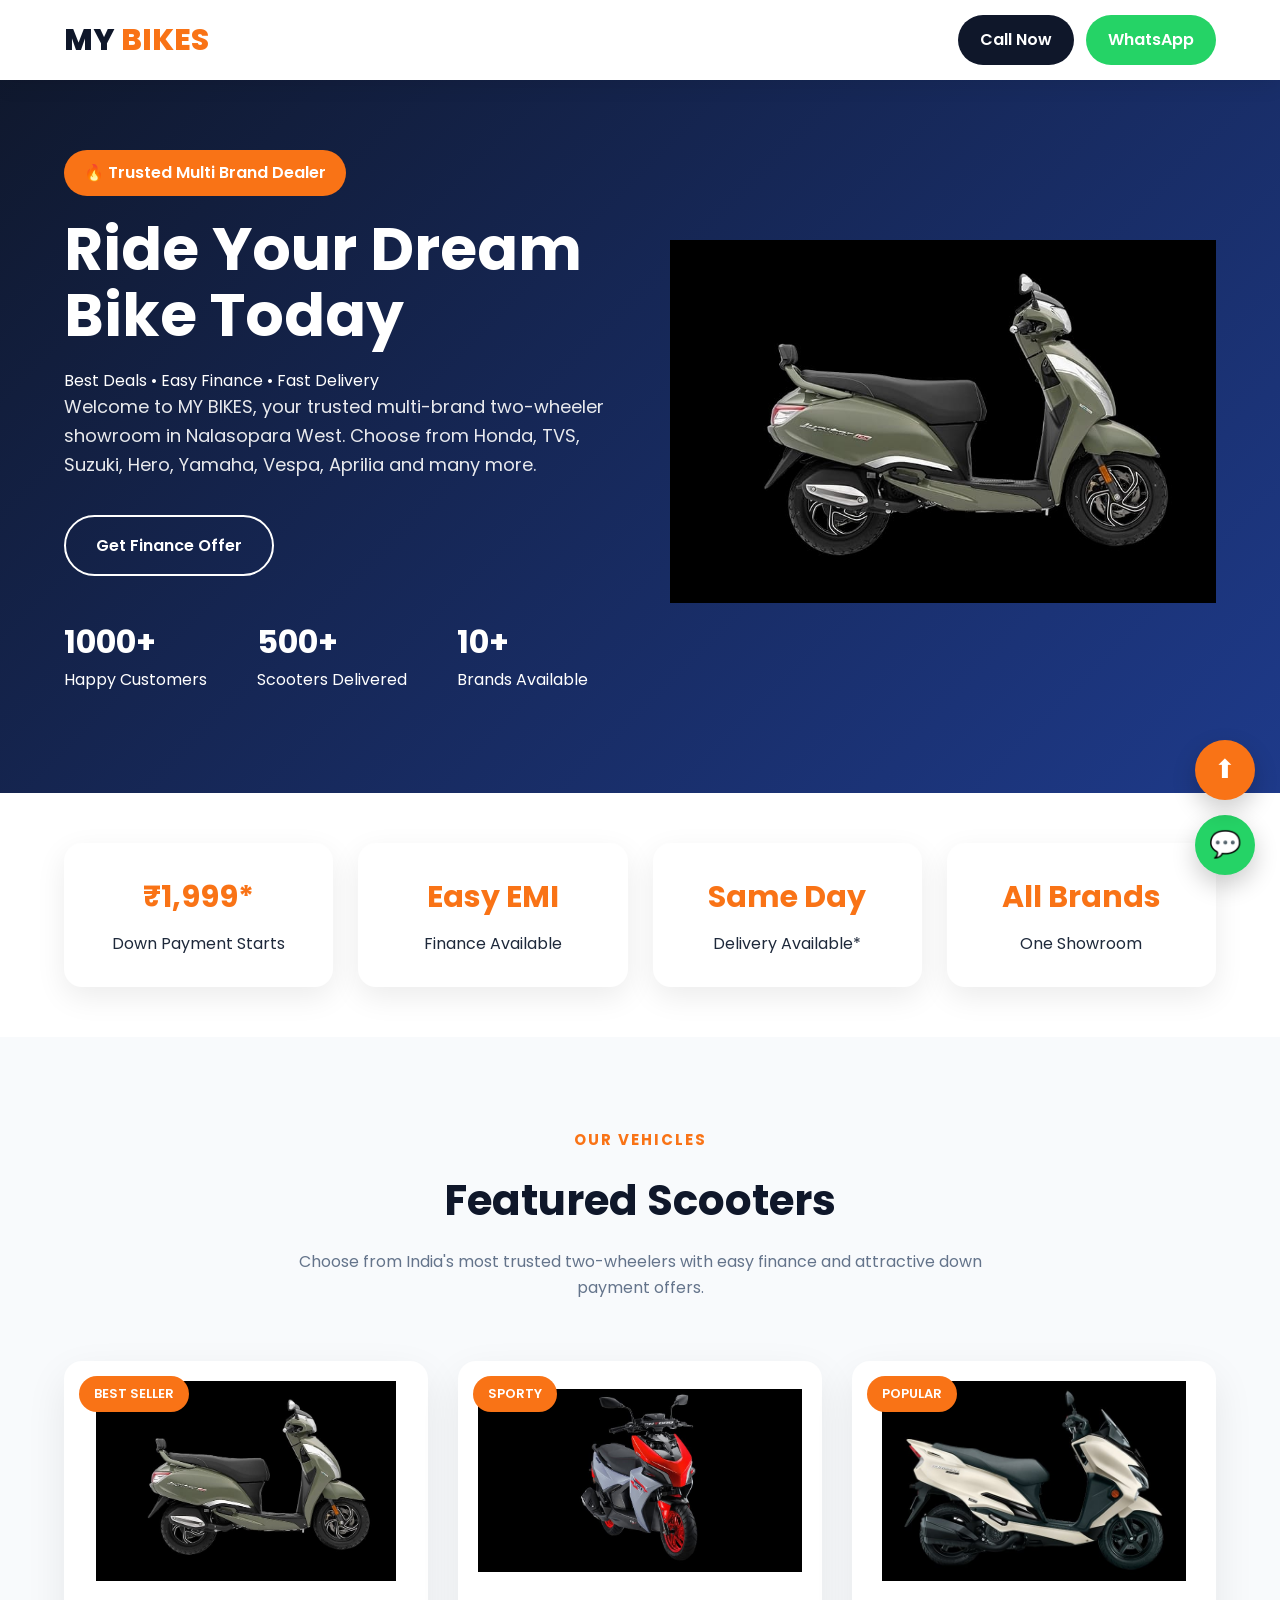
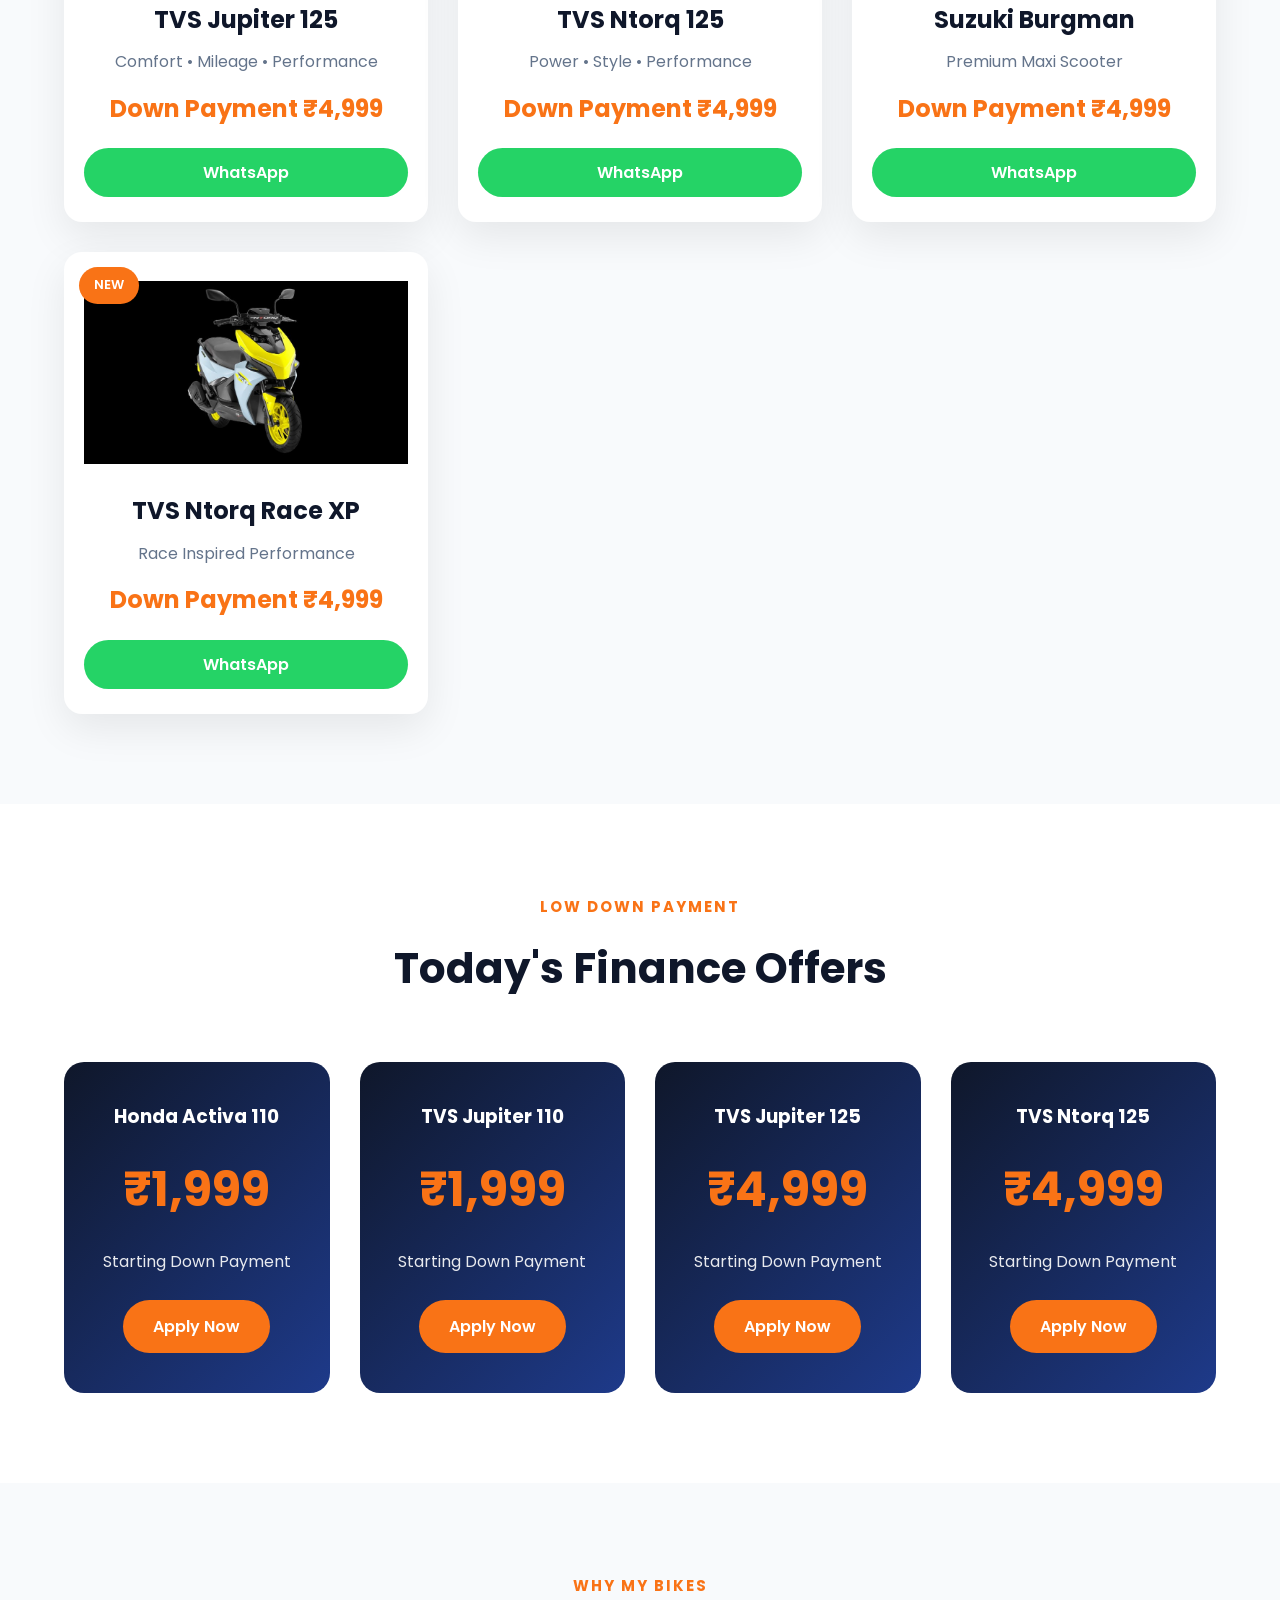
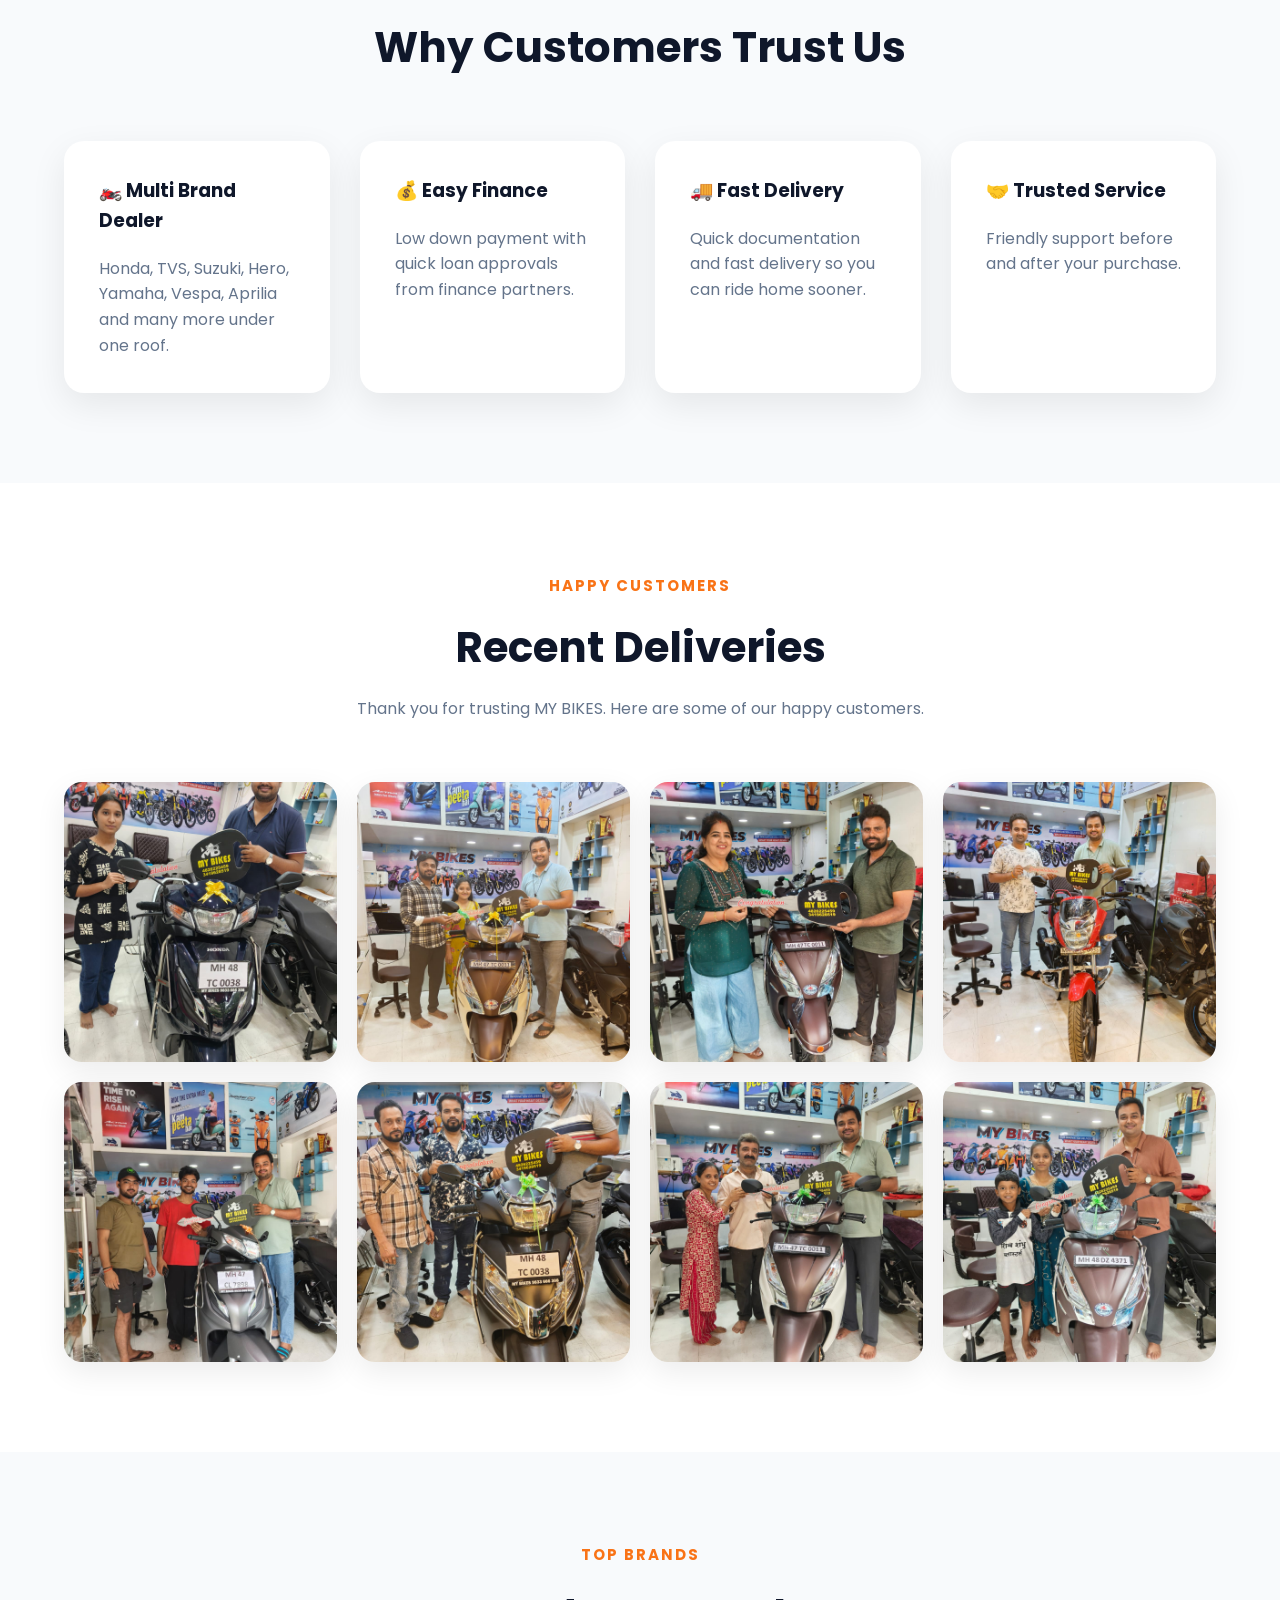
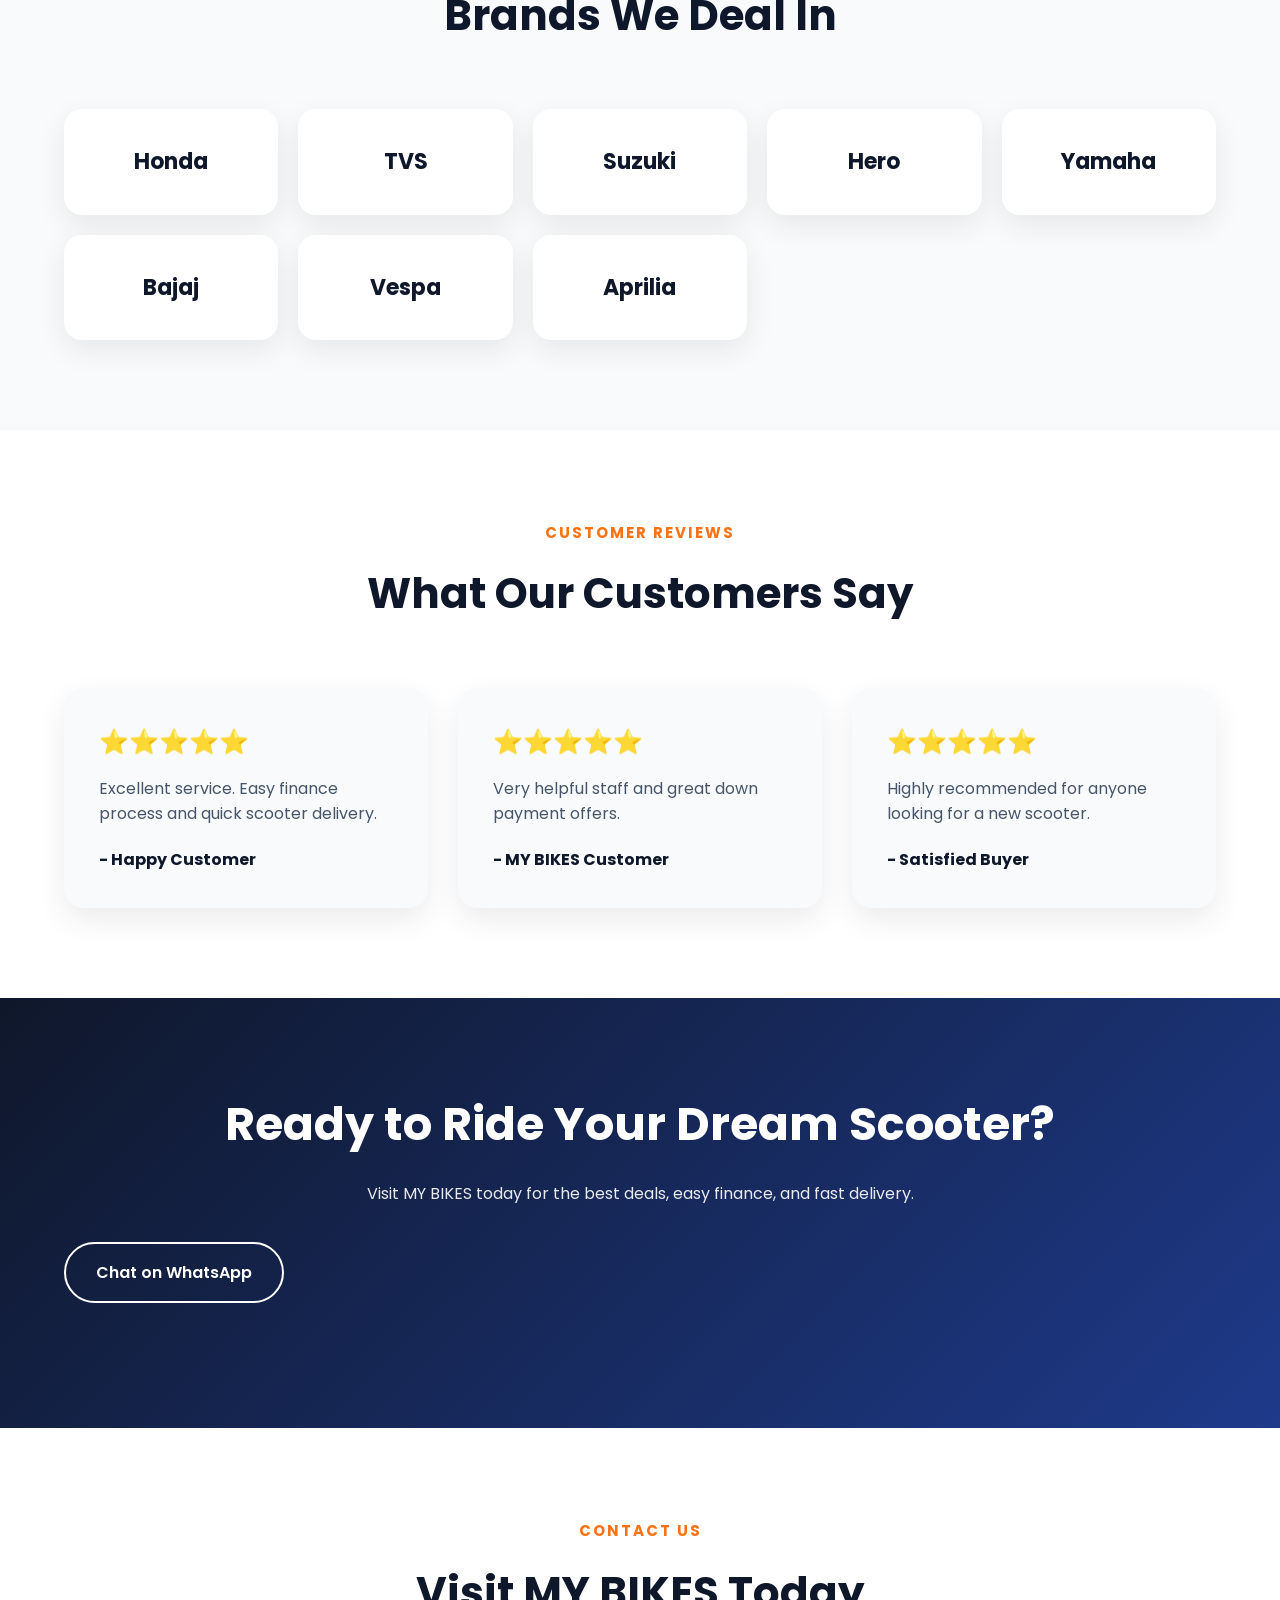
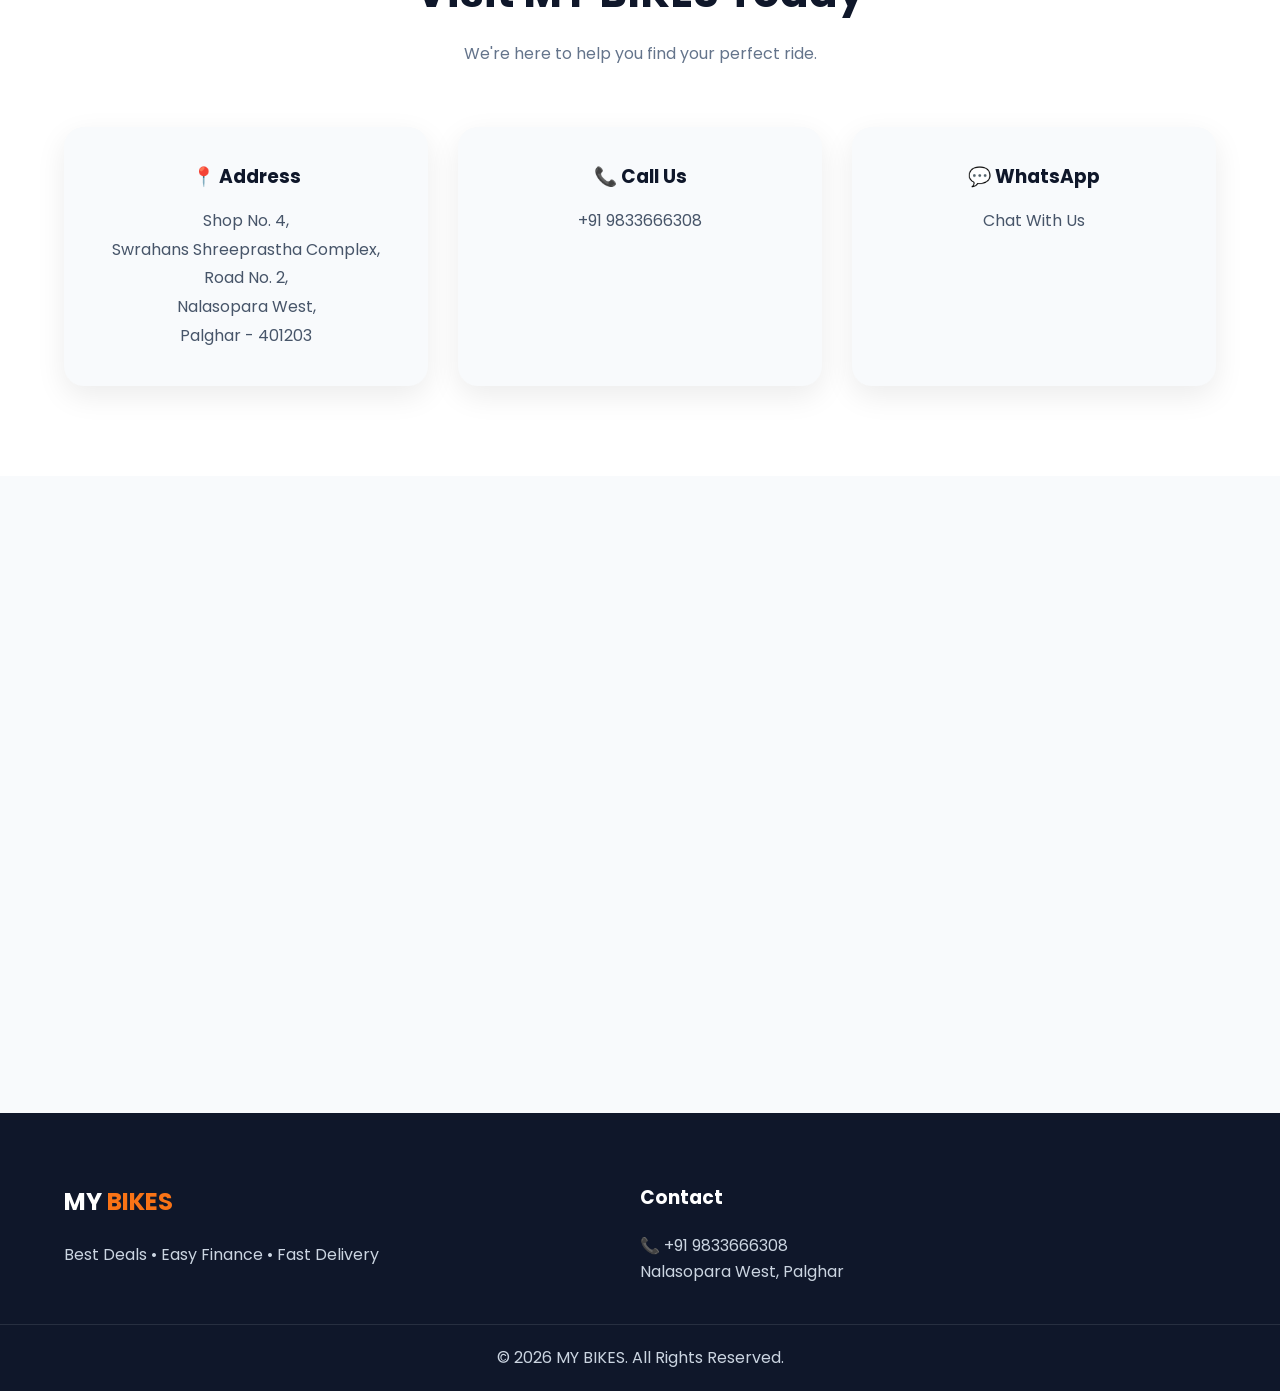
<file: index.html>
<!DOCTYPE html>
<html lang="en">
<head>
    <meta charset="UTF-8">
    <meta name="viewport" content="width=device-width, initial-scale=1.0">

    <title>MY BIKES | Best Deals • Easy Finance • Fast Delivery</title>

    <meta name="description" content="MY BIKES - Multi Brand Two Wheeler Showroom in Nalasopara West. Easy Finance, Lowest Down Payment and Fast Delivery.">

    <link rel="preconnect" href="https://fonts.googleapis.com">
    <link rel="preconnect" href="https://fonts.gstatic.com" crossorigin>

    <link href="https://fonts.googleapis.com/css2?family=Poppins:wght@300;400;500;600;700;800&display=swap" rel="stylesheet">

    <link rel="stylesheet" href="css/style.css">

</head>

<body>

<!-- ===================== NAVBAR ===================== -->

<header>

<nav class="navbar">

<div class="container">

<a href="index.html" class="logo">

MY <span>BIKES</span>

</a>

<div class="nav-buttons">

<a href="tel:+919833666308" class="btn-call">

Call Now

</a>

<a href="https://wa.me/919833666308"

target="_blank"

class="btn-whatsapp">

WhatsApp

</a>

</div>

</div>

</nav>

</header>

<!-- ===================== HERO ===================== -->

<section class="hero">

<div class="container hero-container">

<div class="hero-left">

<span class="offer-badge">

🔥 Trusted Multi Brand Dealer

</span>

<h1>

Ride Your Dream Bike Today

</h1>

<p>

Best Deals • Easy Finance • Fast Delivery

</p>

<p class="hero-description">

Welcome to MY BIKES, your trusted multi-brand
two-wheeler showroom in Nalasopara West.

Choose from Honda, TVS, Suzuki, Hero,
Yamaha, Vespa, Aprilia and many more.

</p>

<div class="hero-buttons">

<a href="https://wa.me/919833666308"

target="_blank"

class="btn-secondary">

Get Finance Offer

</a>

</div>

<div class="hero-stats">

<div>

<h3>1000+</h3>

<p>Happy Customers</p>

</div>

<div>

<h3>500+</h3>

<p>Scooters Delivered</p>

</div>

<div>

<h3>10+</h3>

<p>Brands Available</p>

</div>

</div>

</div>

<div class="hero-right">

<img src="images/scooters/jupiter125.jpeg"

alt="TVS Jupiter">

</div>

</div>

</section>

<!-- ===================== FINANCE HIGHLIGHTS ===================== -->

<section class="finance-strip">

<div class="container finance-grid">

<div class="finance-box">

<h3>₹1,999*</h3>

<p>Down Payment Starts</p>

</div>

<div class="finance-box">

<h3>Easy EMI</h3>

<p>Finance Available</p>

</div>

<div class="finance-box">

<h3>Same Day</h3>

<p>Delivery Available*</p>

</div>

<div class="finance-box">

<h3>All Brands</h3>

<p>One Showroom</p>

</div>

</div>

</section>

<!-- PART 2 STARTS FROM HERE -->

    <!-- ===================== FEATURED VEHICLES ===================== -->

<section class="featured">

<div class="container">

<div class="section-title">

<span>OUR VEHICLES</span>

<h2>Featured Scooters</h2>

<p>

Choose from India's most trusted two-wheelers with
easy finance and attractive down payment offers.

</p>

</div>

<div class="vehicle-grid">

<div class="vehicle-card">

<div class="vehicle-tag">BEST SELLER</div>

<img src="images/scooters/jupiter125.jpeg" alt="TVS Jupiter 125">

<h3>TVS Jupiter 125</h3>

<p>Comfort • Mileage • Performance</p>

<h4>Down Payment ₹4,999</h4>

<div class="card-buttons">

<a href="https://wa.me/919833666308?text=I'm interested in TVS Jupiter 125"
target="_blank"
class="btn-card-whatsapp">

WhatsApp

</a>

</div>

</div>

<div class="vehicle-card">

<div class="vehicle-tag">SPORTY</div>

<img src="images/scooters/ntorq-red.jpeg" alt="TVS Ntorq">

<h3>TVS Ntorq 125</h3>

<p>Power • Style • Performance</p>

<h4>Down Payment ₹4,999</h4>

<div class="card-buttons">

<a href="https://wa.me/919833666308?text=I'm interested in TVS Ntorq 125"
target="_blank"
class="btn-card-whatsapp">

WhatsApp

</a>

</div>

</div>

<div class="vehicle-card">

<div class="vehicle-tag">POPULAR</div>

<img src="images/scooters/burgman.jpeg" alt="Suzuki Burgman">

<h3>Suzuki Burgman</h3>

<p>Premium Maxi Scooter</p>

<h4>Down Payment ₹4,999</h4>

<div class="card-buttons">

<a href="https://wa.me/919833666308?text=I'm interested in Suzuki Burgman"
target="_blank"
class="btn-card-whatsapp">

WhatsApp

</a>

</div>

</div>

<div class="vehicle-card">

<div class="vehicle-tag">NEW</div>

<img src="images/scooters/ntorq-yellow.jpeg" alt="TVS Ntorq Race XP">

<h3>TVS Ntorq Race XP</h3>

<p>Race Inspired Performance</p>

<h4>Down Payment ₹4,999</h4>

<div class="card-buttons">

<a href="https://wa.me/919833666308?text=I'm interested in TVS Ntorq Race XP"
target="_blank"
class="btn-card-whatsapp">

WhatsApp

</a>

</div>

</div>

</div>

</div>

</section>

<!-- ===================== FINANCE OFFERS ===================== -->

<section class="offers-home">

<div class="container">

<div class="section-title">

<span>LOW DOWN PAYMENT</span>

<h2>Today's Finance Offers</h2>

</div>

<div class="offer-grid">

<div class="offer-box">

<h3>Honda Activa 110</h3>

<h1>₹1,999</h1>

<p>Starting Down Payment</p>

<a href="https://wa.me/919833666308?text=I want Honda Activa 110 finance"
target="_blank">

Apply Now

</a>

</div>

<div class="offer-box">

<h3>TVS Jupiter 110</h3>

<h1>₹1,999</h1>

<p>Starting Down Payment</p>

<a href="https://wa.me/919833666308?text=I want TVS Jupiter finance"
target="_blank">

Apply Now

</a>

</div>

<div class="offer-box">

<h3>TVS Jupiter 125</h3>

<h1>₹4,999</h1>

<p>Starting Down Payment</p>

<a href="https://wa.me/919833666308?text=I want TVS Jupiter 125 finance"
target="_blank">

Apply Now

</a>

</div>

<div class="offer-box">

<h3>TVS Ntorq 125</h3>

<h1>₹4,999</h1>

<p>Starting Down Payment</p>

<a href="https://wa.me/919833666308?text=I want TVS Ntorq finance"
target="_blank">

Apply Now

</a>

</div>

</div>

</div>

</section>

<!-- ===================== WHY CHOOSE US ===================== -->

<section class="why-us">

<div class="container">

<div class="section-title">

<span>WHY MY BIKES</span>

<h2>Why Customers Trust Us</h2>

</div>

<div class="why-grid">

<div class="why-card">

<h3>🏍️ Multi Brand Dealer</h3>

<p>Honda, TVS, Suzuki, Hero, Yamaha, Vespa, Aprilia and many more under one roof.</p>

</div>

<div class="why-card">

<h3>💰 Easy Finance</h3>

<p>Low down payment with quick loan approvals from finance partners.</p>

</div>

<div class="why-card">

<h3>🚚 Fast Delivery</h3>

<p>Quick documentation and fast delivery so you can ride home sooner.</p>

</div>

<div class="why-card">

<h3>🤝 Trusted Service</h3>

<p>Friendly support before and after your purchase.</p>

</div>

</div>

</div>

</section>

<!-- PART 3 STARTS FROM HERE -->
    <!-- ===================== HAPPY DELIVERIES ===================== -->

<section class="deliveries">

<div class="container">

<div class="section-title">

<span>HAPPY CUSTOMERS</span>

<h2>Recent Deliveries</h2>

<p>

Thank you for trusting MY BIKES. Here are some of our happy customers.

</p>

</div>

<div class="delivery-grid">

<img src="images/delivery/delivery1.jpeg" alt="Delivery 1">

<img src="images/delivery/delivery2.jpeg" alt="Delivery 2">

<img src="images/delivery/delivery3.jpeg" alt="Delivery 3">

<img src="images/delivery/delivery4.jpeg" alt="Delivery 4">

<img src="images/delivery/delivery5.jpeg" alt="Delivery 5">

<img src="images/delivery/delivery6.jpeg" alt="Delivery 6">

<img src="images/delivery/delivery7.jpeg" alt="Delivery 7">

<img src="images/delivery/delivery8.jpeg" alt="Delivery 8">

</div>

</div>

</section>

<!-- ===================== BRANDS ===================== -->

<section class="brands">

<div class="container">

<div class="section-title">

<span>TOP BRANDS</span>

<h2>Brands We Deal In</h2>

</div>

<div class="brand-grid">

<div class="brand-card">Honda</div>

<div class="brand-card">TVS</div>

<div class="brand-card">Suzuki</div>

<div class="brand-card">Hero</div>

<div class="brand-card">Yamaha</div>

<div class="brand-card">Bajaj</div>

<div class="brand-card">Vespa</div>

<div class="brand-card">Aprilia</div>

</div>

</div>

</section>

<!-- ===================== TESTIMONIALS ===================== -->

<section class="testimonials">

<div class="container">

<div class="section-title">

<span>CUSTOMER REVIEWS</span>

<h2>What Our Customers Say</h2>

</div>

<div class="testimonial-grid">

<div class="testimonial-card">

<div class="stars">⭐⭐⭐⭐⭐</div>

<p>

Excellent service. Easy finance process and quick scooter delivery.

</p>

<h4>- Happy Customer</h4>

</div>

<div class="testimonial-card">

<div class="stars">⭐⭐⭐⭐⭐</div>

<p>

Very helpful staff and great down payment offers.

</p>

<h4>- MY BIKES Customer</h4>

</div>

<div class="testimonial-card">

<div class="stars">⭐⭐⭐⭐⭐</div>

<p>

Highly recommended for anyone looking for a new scooter.

</p>

<h4>- Satisfied Buyer</h4>

</div>

</div>

</div>

</section>

<!-- ===================== CALL TO ACTION ===================== -->

<section class="cta">

<div class="container">

<h2>

Ready to Ride Your Dream Scooter?

</h2>

<p>

Visit MY BIKES today for the best deals, easy finance, and fast delivery.

</p>

<div class="hero-buttons">

<a href="https://wa.me/919833666308"

target="_blank"

class="btn-secondary">

Chat on WhatsApp

</a>

</div>

</div>

</section>

<!-- PART 4 STARTS FROM HERE -->
    <!-- ===================== CONTACT ===================== -->

<section class="contact">

<div class="container">

<div class="section-title">

<span>CONTACT US</span>

<h2>Visit MY BIKES Today</h2>

<p>We're here to help you find your perfect ride.</p>

</div>

<div class="contact-grid">

<div class="contact-card">

<h3>📍 Address</h3>

<p>
Shop No. 4,<br>
Swrahans Shreeprastha Complex,<br>
Road No. 2,<br>
Nalasopara West,<br>
Palghar - 401203
</p>

</div>

<div class="contact-card">

<h3>📞 Call Us</h3>

<p>

<a href="tel:+919833666308">
+91 9833666308
</a>

</p>

</div>

<div class="contact-card">

<h3>💬 WhatsApp</h3>

<p>

<a href="https://wa.me/919833666308"
target="_blank">

Chat With Us

</a>

</p>

</div>

</div>

</div>

</section>

<!-- ===================== MAP ===================== -->

<section class="map">

<iframe
src="https://www.google.com/maps/embed?pb=!1m18!1m12!1m3!1d30102.365327599036!2d72.77322531083983!3d19.421232699999997!2m3!1f0!2f0!3f0!3m2!1i1024!2i768!4f13.1!3m3!1m2!1s0x3be7a95168f989ef%3A0x1966d56a26449b68!2sMY%20BIKES!5e0!3m2!1sen!2sin!4v1784401953564!5m2!1sen!2sin"
loading="lazy"
allowfullscreen>

</iframe>

</section>

<!-- ===================== FOOTER ===================== -->

<footer>

<div class="container footer-grid">

<div>

<h2>MY <span>BIKES</span></h2>

<p>

Best Deals • Easy Finance • Fast Delivery

</p>

</div>

<div>

<h3>Contact</h3>

<p>📞 +91 9833666308</p>

<p>Nalasopara West, Palghar</p>

</div>

</div>

<div class="copyright">

<p>

© 2026 MY BIKES. All Rights Reserved.

</p>

</div>

</footer>

<!-- Floating WhatsApp -->

<a
href="https://wa.me/919833666308"
target="_blank"
class="floating-whatsapp">

💬

</a>

<!-- Back To Top -->

<a href="#" class="back-to-top">

⬆

</a>

<script src="js/script.js"></script>

</body>
</html>
</file>
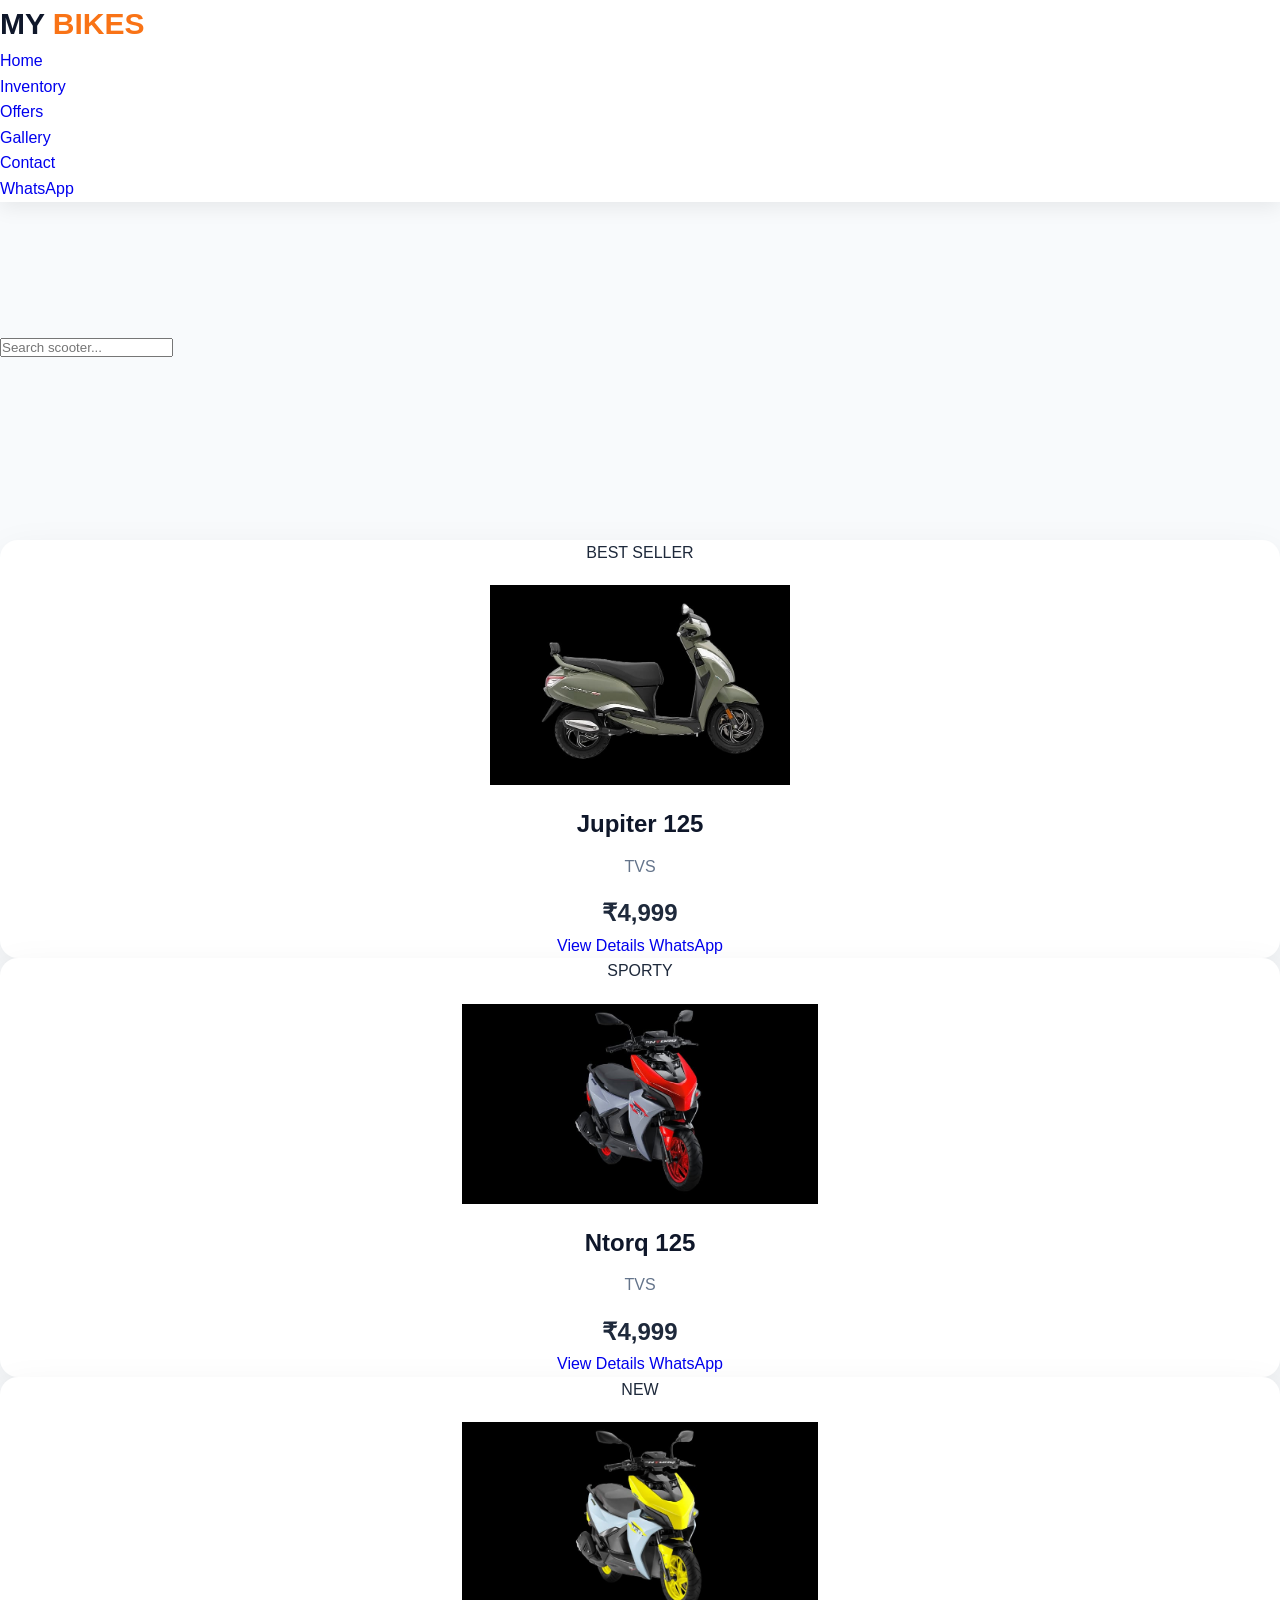
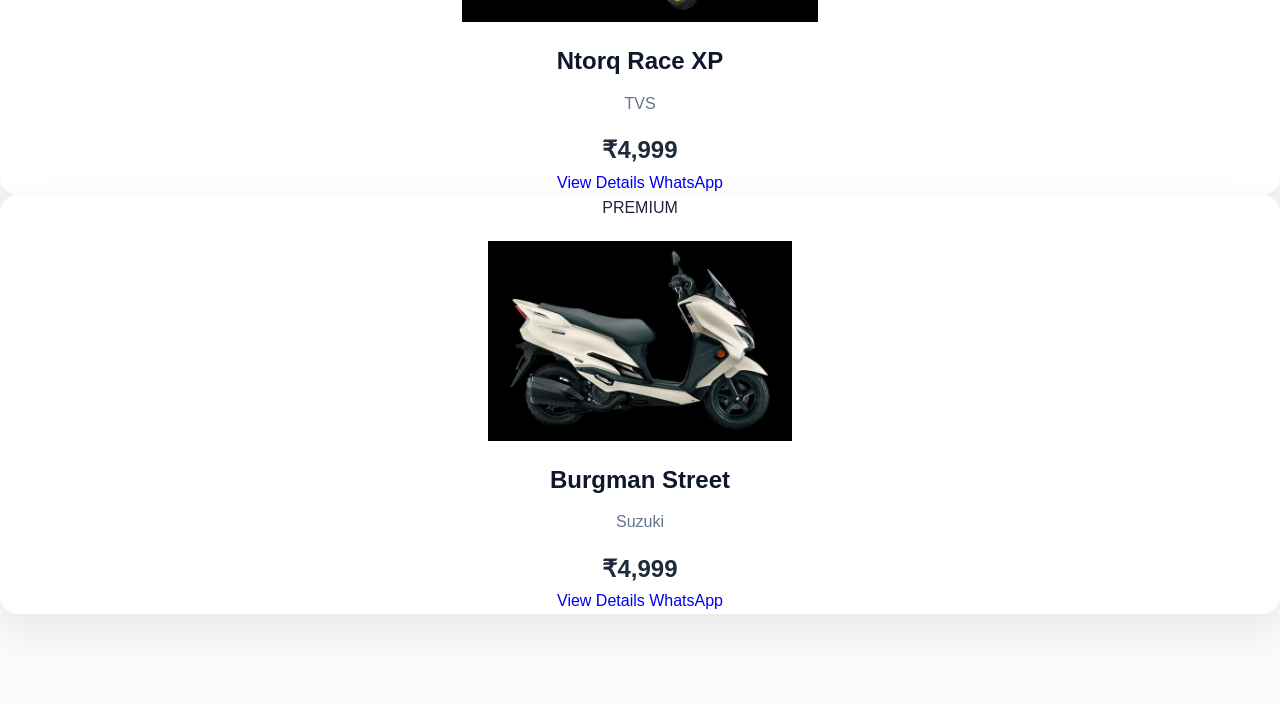
<file: inventory.html>
<!DOCTYPE html>
<html lang="en">
<head>

<meta charset="UTF-8">
<meta name="viewport" content="width=device-width, initial-scale=1.0">

<title>Inventory | MY BIKES</title>

<link rel="stylesheet" href="css/style.css">

<link rel="stylesheet"
href="https://cdnjs.cloudflare.com/ajax/libs/font-awesome/6.6.0/css/all.min.css">

</head>

<body>

<nav class="navbar">

<div class="logo">

MY <span>BIKES</span>

</div>

<ul class="nav-links">

<li><a href="index.html">Home</a></li>

<li><a href="inventory.html">Inventory</a></li>

<li><a href="index.html#offers">Offers</a></li>

<li><a href="index.html#delivery">Gallery</a></li>

<li><a href="index.html#contact">Contact</a></li>

</ul>

<a class="nav-btn"
href="https://wa.me/919833666308"
target="_blank">

WhatsApp

</a>

</nav>

<section class="inventory-hero">

<h1>Our Inventory</h1>

<p>

Browse our latest scooters with easy finance and low down payment.

</p>

</section>

<section class="search-section">

<input
type="text"
id="searchBox"
placeholder="Search scooter...">

</section>

<section class="inventory-grid"

id="inventoryGrid">

</section>

<script src="js/inventory.js"></script>

</body>

</html>
</file>
<file: css/style.css>
/* ===============================
   MY BIKES WEBSITE V2
================================= */

*{
    margin:0;
    padding:0;
    box-sizing:border-box;
}

html{
    scroll-behavior:smooth;
}

body{
    font-family:'Poppins',sans-serif;
    background:#f8fafc;
    color:#1e293b;
    line-height:1.6;
}

img{
    max-width:100%;
    display:block;
}

a{
    text-decoration:none;
}

ul{
    list-style:none;
}

.container{
    width:90%;
    max-width:1200px;
    margin:auto;
}

/* ===============================
   NAVBAR
================================= */

.navbar{

    position:fixed;

    top:0;

    left:0;

    width:100%;

    background:#ffffff;

    box-shadow:0 5px 20px rgba(0,0,0,.08);

    z-index:999;

}

.navbar .container{

    display:flex;

    justify-content:space-between;

    align-items:center;

    height:80px;

}

.logo{

    font-size:30px;

    font-weight:800;

    color:#0f172a;

}

.logo span{

    color:#f97316;

}

.nav-menu{

    display:flex;

    gap:35px;

}

.nav-menu a{

    color:#334155;

    font-weight:600;

    transition:.3s;

}

.nav-menu a:hover,

.nav-menu .active{

    color:#f97316;

}

.nav-buttons{

    display:flex;

    gap:12px;

}

.btn-call,

.btn-whatsapp{

    padding:12px 22px;

    border-radius:50px;

    font-weight:600;

    transition:.3s;

}

.btn-call{

    background:#0f172a;

    color:#fff;

}

.btn-whatsapp{

    background:#25D366;

    color:#fff;

}

.btn-call:hover,

.btn-whatsapp:hover{

    transform:translateY(-2px);

}

/* ===============================
   HERO
================================= */

.hero{

    padding:150px 0 100px;

    background:linear-gradient(135deg,#0f172a,#1e3a8a);

    color:#fff;

}

.hero-container{

    display:grid;

    grid-template-columns:1fr 1fr;

    gap:60px;

    align-items:center;

}

.offer-badge{

    display:inline-block;

    background:#f97316;

    color:#fff;

    padding:10px 20px;

    border-radius:50px;

    margin-bottom:20px;

    font-weight:600;

}

.hero h1{

    font-size:60px;

    line-height:1.1;

    margin-bottom:20px;

}

.hero-text,

.hero-description{

    font-size:18px;

    opacity:.9;

    margin-bottom:25px;

}

.hero-buttons{

    display:flex;

    gap:20px;

    margin:35px 0;

}

.btn-primary,

.btn-secondary{

    padding:16px 30px;

    border-radius:50px;

    font-weight:600;

    transition:.3s;

}

.btn-primary{

    background:#f97316;

    color:#fff;

}

.btn-secondary{

    border:2px solid #fff;

    color:#fff;

}

.btn-primary:hover,

.btn-secondary:hover{

    transform:translateY(-3px);

}

.hero-stats{

    display:flex;

    gap:50px;

    margin-top:40px;

}

.hero-stats h3{

    font-size:32px;

}

.hero-right img{

    width:100%;

    animation:float 4s ease-in-out infinite;

}

@keyframes float{

    0%{transform:translateY(0);}

    50%{transform:translateY(-15px);}

    100%{transform:translateY(0);}

}

/* ===============================
   FINANCE STRIP
================================= */

.finance-strip{

    background:#fff;

    padding:50px 0;

}

.finance-grid{

    display:grid;

    grid-template-columns:repeat(4,1fr);

    gap:25px;

}

.finance-box{

    background:#ffffff;

    padding:30px;

    text-align:center;

    border-radius:18px;

    box-shadow:0 10px 30px rgba(0,0,0,.08);

}

.finance-box h3{

    color:#f97316;

    font-size:30px;

    margin-bottom:10px;

}

/* ==========================================
   SECTION TITLE
========================================== */

section{
    padding:90px 0;
}

.section-title{
    text-align:center;
    margin-bottom:60px;
}

.section-title span{
    color:#f97316;
    font-size:15px;
    font-weight:700;
    text-transform:uppercase;
    letter-spacing:2px;
}

.section-title h2{
    font-size:42px;
    margin:15px 0;
    color:#0f172a;
}

.section-title p{
    color:#64748b;
    max-width:700px;
    margin:auto;
}

/* ==========================================
   FEATURED VEHICLES
========================================== */

.featured{
    background:#f8fafc;
}

.vehicle-grid{
    display:grid;
    grid-template-columns:repeat(auto-fit,minmax(280px,1fr));
    gap:30px;
}

.vehicle-card{
    background:#fff;
    border-radius:18px;
    overflow:hidden;
    box-shadow:0 15px 40px rgba(0,0,0,.08);
    transition:.35s;
    position:relative;
    text-align:center;
}

.vehicle-card:hover{
    transform:translateY(-10px);
}

.vehicle-tag{
    position:absolute;
    top:15px;
    left:15px;
    background:#f97316;
    color:#fff;
    padding:8px 15px;
    border-radius:30px;
    font-size:13px;
    font-weight:600;
}

.vehicle-card img{
    width:100%;
    height:240px;
    object-fit:contain;
    padding:20px;
}

.vehicle-card h3{
    font-size:24px;
    color:#0f172a;
    margin-bottom:10px;
}

.vehicle-card p{
    color:#64748b;
    margin-bottom:15px;
}

.vehicle-card h4{
    color:#f97316;
    font-size:24px;
    margin-bottom:20px;
}

.card-buttons{
    display:flex;
    justify-content:center;
    gap:15px;
    padding:0 20px 25px;
}

.btn-card,
.btn-card-whatsapp{
    flex:1;
    padding:12px;
    border-radius:50px;
    font-weight:600;
    transition:.3s;
}

.btn-card{
    background:#0f172a;
    color:#fff;
}

.btn-card-whatsapp{
    background:#25D366;
    color:#fff;
}

.btn-card:hover,
.btn-card-whatsapp:hover{
    transform:translateY(-2px);
}

/* ==========================================
   FINANCE OFFERS
========================================== */

.offers-home{
    background:#ffffff;
}

.offer-grid{
    display:grid;
    grid-template-columns:repeat(auto-fit,minmax(250px,1fr));
    gap:30px;
}

.offer-box{
    background:linear-gradient(135deg,#0f172a,#1e3a8a);
    color:#fff;
    border-radius:20px;
    padding:40px 30px;
    text-align:center;
}

.offer-box h3{
    margin-bottom:15px;
}

.offer-box h1{
    color:#f97316;
    font-size:48px;
    margin:20px 0;
}

.offer-box p{
    opacity:.9;
    margin-bottom:25px;
}

.offer-box a{
    display:inline-block;
    background:#f97316;
    color:#fff;
    padding:14px 30px;
    border-radius:50px;
    font-weight:600;
}

/* ==========================================
   WHY CHOOSE US
========================================== */

.why-us{
    background:#f8fafc;
}

.why-grid{
    display:grid;
    grid-template-columns:repeat(auto-fit,minmax(250px,1fr));
    gap:30px;
}

.why-card{
    background:#fff;
    padding:35px;
    border-radius:20px;
    box-shadow:0 12px 35px rgba(0,0,0,.08);
    transition:.3s;
}

.why-card:hover{
    transform:translateY(-8px);
}

.why-card h3{
    margin-bottom:20px;
    color:#0f172a;
}

.why-card p{
    color:#64748b;
}

/* ==========================================
   HAPPY DELIVERIES
========================================== */

.deliveries{
    background:#ffffff;
}

.delivery-grid{
    display:grid;
    grid-template-columns:repeat(auto-fit,minmax(260px,1fr));
    gap:20px;
}

.delivery-grid img{
    width:100%;
    height:280px;
    object-fit:cover;
    border-radius:18px;
    box-shadow:0 10px 30px rgba(0,0,0,.08);
    transition:.35s;
    cursor:pointer;
}

.delivery-grid img:hover{
    transform:scale(1.03);
}

/* ==========================================
   BRANDS
========================================== */

.brands{
    background:#f8fafc;
}

.brand-grid{
    display:grid;
    grid-template-columns:repeat(auto-fit,minmax(180px,1fr));
    gap:20px;
}

.brand-card{
    background:#fff;
    border-radius:18px;
    padding:35px 20px;
    text-align:center;
    font-size:22px;
    font-weight:700;
    color:#0f172a;
    box-shadow:0 10px 30px rgba(0,0,0,.08);
    transition:.3s;
}

.brand-card:hover{
    background:#f97316;
    color:#fff;
    transform:translateY(-6px);
}

/* ==========================================
   TESTIMONIALS
========================================== */

.testimonials{
    background:#fff;
}

.testimonial-grid{
    display:grid;
    grid-template-columns:repeat(auto-fit,minmax(320px,1fr));
    gap:30px;
}

.testimonial-card{
    background:#f8fafc;
    padding:35px;
    border-radius:20px;
    box-shadow:0 12px 30px rgba(0,0,0,.08);
}

.stars{
    color:#fbbf24;
    font-size:24px;
    margin-bottom:15px;
}

.testimonial-card p{
    color:#475569;
    margin-bottom:20px;
}

.testimonial-card h4{
    color:#0f172a;
}

/* ==========================================
   CALL TO ACTION
========================================== */

.cta{
    background:linear-gradient(135deg,#0f172a,#1e3a8a);
    color:#fff;
    text-align:center;
}

.cta h2{
    font-size:46px;
    margin-bottom:20px;
}

.cta p{
    max-width:700px;
    margin:0 auto 35px;
    opacity:.9;
}

/* ==========================================
   SIMPLE ANIMATIONS
========================================== */

.vehicle-card,
.offer-box,
.why-card,
.brand-card,
.testimonial-card,
.delivery-grid img{
    transition:all .3s ease;
}

.vehicle-card:hover,
.offer-box:hover,
.why-card:hover,
.brand-card:hover,
.testimonial-card:hover{
    transform:translateY(-8px);
}

/* ==========================================
   CONTACT
========================================== */

.contact{
    background:#ffffff;
}

.contact-grid{
    display:grid;
    grid-template-columns:repeat(auto-fit,minmax(280px,1fr));
    gap:30px;
}

.contact-card{
    background:#f8fafc;
    padding:35px;
    border-radius:20px;
    text-align:center;
    box-shadow:0 10px 30px rgba(0,0,0,.08);
}

.contact-card h3{
    color:#0f172a;
    margin-bottom:15px;
}

.contact-card p,
.contact-card a{
    color:#475569;
    text-decoration:none;
    line-height:1.8;
}

.contact-card a:hover{
    color:#f97316;
}

/* ==========================================
   MAP
========================================== */

.map iframe{
    width:100%;
    height:450px;
    border:none;
}

/* ==========================================
   FOOTER
========================================== */

footer{
    background:#0f172a;
    color:#ffffff;
    padding:70px 0 20px;
}

.footer-grid{
    display:grid;
    grid-template-columns:2fr 1fr 1fr;
    gap:40px;
    margin-bottom:40px;
}

footer h2,
footer h3{
    margin-bottom:20px;
}

footer span{
    color:#f97316;
}

footer ul li{
    margin-bottom:12px;
}

footer a{
    color:#cbd5e1;
    transition:.3s;
}

footer a:hover{
    color:#f97316;
}

footer p{
    color:#cbd5e1;
}

.copyright{
    text-align:center;
    border-top:1px solid rgba(255,255,255,.1);
    padding-top:20px;
    color:#94a3b8;
}

/* ==========================================
   FLOATING BUTTONS
========================================== */

.floating-whatsapp,
.back-to-top{
    position:fixed;
    width:60px;
    height:60px;
    border-radius:50%;
    display:flex;
    align-items:center;
    justify-content:center;
    text-decoration:none;
    color:#fff;
    font-size:26px;
    box-shadow:0 10px 25px rgba(0,0,0,.2);
    z-index:999;
    transition:.3s;
}

.floating-whatsapp{
    right:25px;
    bottom:25px;
    background:#25D366;
}

.back-to-top{
    right:25px;
    bottom:100px;
    background:#f97316;
}

.floating-whatsapp:hover,
.back-to-top:hover{
    transform:scale(1.08);
}

/* ==========================================
   RESPONSIVE
========================================== */

@media(max-width:992px){

.hero-container{
    grid-template-columns:1fr;
    text-align:center;
}

.hero h1{
    font-size:42px;
}

.hero-buttons{
    justify-content:center;
}

.hero-stats{
    justify-content:center;
}

.finance-grid{
    grid-template-columns:repeat(2,1fr);
}

.footer-grid{
    grid-template-columns:1fr;
    text-align:center;
}

}

@media(max-width:768px){

.navbar .container{
    flex-direction:column;
    height:auto;
    padding:15px 0;
}

.nav-menu{
    flex-wrap:wrap;
    justify-content:center;
    gap:15px;
    margin:15px 0;
}

.nav-buttons{
    flex-direction:column;
    width:100%;
}

.btn-call,
.btn-whatsapp{
    width:100%;
    text-align:center;
}

.hero{
    padding-top:220px;
}

.hero h1{
    font-size:34px;
}

.section-title h2{
    font-size:30px;
}

.hero-stats{
    flex-direction:column;
    gap:20px;
}

.finance-grid{
    grid-template-columns:1fr;
}

.vehicle-grid,
.offer-grid,
.why-grid,
.brand-grid,
.delivery-grid,
.testimonial-grid,
.contact-grid{
    grid-template-columns:1fr;
}

.card-buttons{
    flex-direction:column;
}

}
</file>
